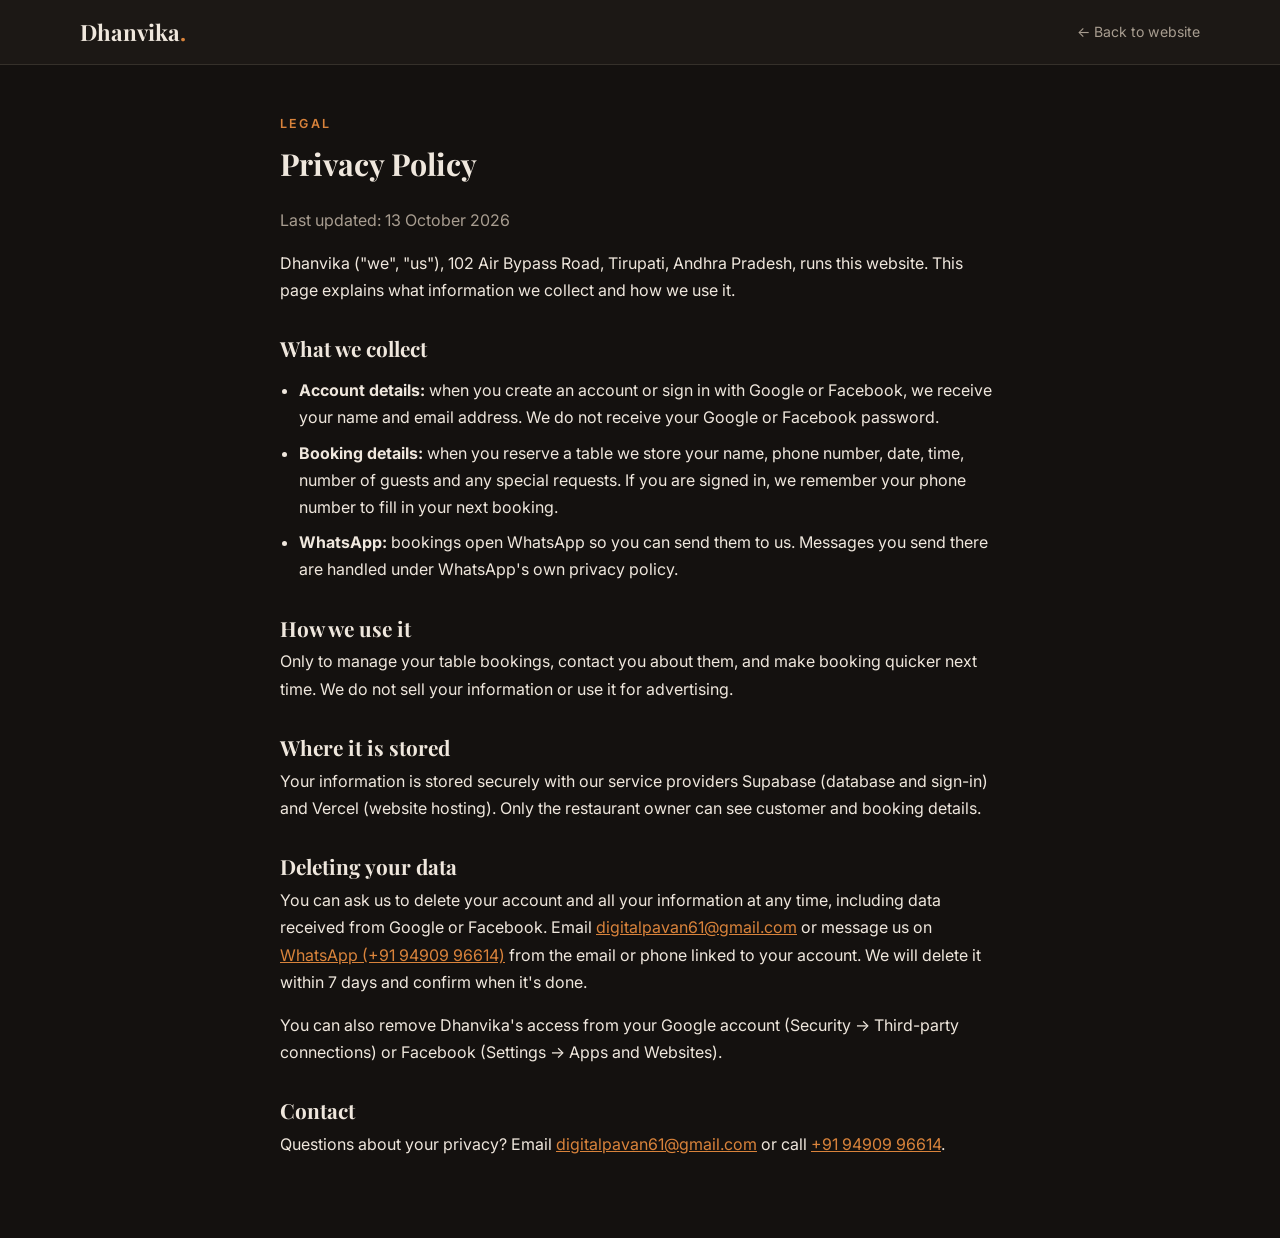
<file: privacy.html>
<!DOCTYPE html>
<html lang="en">
<head>
  <meta charset="UTF-8">
  <meta name="viewport" content="width=device-width, initial-scale=1">
  <title>Privacy Policy | Dhanvika</title>
  <meta name="description" content="How Dhanvika collects, uses and protects your information.">
  <link rel="canonical" href="https://restaurant-supabase-website-kappa.vercel.app/privacy.html">
  <meta name="theme-color" content="#14110f">
  <link rel="icon" href="images/favicon.svg" type="image/svg+xml">
  <link rel="apple-touch-icon" href="images/apple-touch-icon.png">
  <link rel="preconnect" href="https://fonts.googleapis.com">
  <link rel="preconnect" href="https://fonts.gstatic.com" crossorigin>
  <link href="https://fonts.googleapis.com/css2?family=Inter:wght@400;500;600&family=Playfair+Display:ital,wght@0,500;0,700;1,500&display=swap" rel="stylesheet">
  <link rel="stylesheet" href="css/style.css">
  <link rel="stylesheet" href="css/login.css">
</head>
<body class="auth-page">
  <header class="auth-header">
    <div class="container auth-header-inner">
      <a href="index.html" class="logo">Dhanvika<span>.</span></a>
      <a href="index.html" class="muted auth-back">&larr; Back to website</a>
    </div>
  </header>

  <main class="container narrow auth-main legal">
    <p class="eyebrow">Legal</p>
    <h1 class="auth-title">Privacy Policy</h1>
    <p class="muted">Last updated: 13 October 2026</p>

    <p>Dhanvika ("we", "us"), 102 Air Bypass Road, Tirupati, Andhra Pradesh, runs this website. This page explains what information we collect and how we use it.</p>

    <h2>What we collect</h2>
    <ul>
      <li><strong>Account details:</strong> when you create an account or sign in with Google or Facebook, we receive your name and email address. We do not receive your Google or Facebook password.</li>
      <li><strong>Booking details:</strong> when you reserve a table we store your name, phone number, date, time, number of guests and any special requests. If you are signed in, we remember your phone number to fill in your next booking.</li>
      <li><strong>WhatsApp:</strong> bookings open WhatsApp so you can send them to us. Messages you send there are handled under WhatsApp's own privacy policy.</li>
    </ul>

    <h2>How we use it</h2>
    <p>Only to manage your table bookings, contact you about them, and make booking quicker next time. We do not sell your information or use it for advertising.</p>

    <h2>Where it is stored</h2>
    <p>Your information is stored securely with our service providers Supabase (database and sign-in) and Vercel (website hosting). Only the restaurant owner can see customer and booking details.</p>

    <h2 id="data-deletion">Deleting your data</h2>
    <p>You can ask us to delete your account and all your information at any time, including data received from Google or Facebook. Email <a href="mailto:digitalpavan61@gmail.com?subject=Delete%20my%20Dhanvika%20account">digitalpavan61@gmail.com</a> or message us on <a href="https://wa.me/919490996614" target="_blank" rel="noopener">WhatsApp (+91 94909 96614)</a> from the email or phone linked to your account. We will delete it within 7 days and confirm when it's done.</p>
    <p>You can also remove Dhanvika's access from your Google account (Security → Third-party connections) or Facebook (Settings → Apps and Websites).</p>

    <h2>Contact</h2>
    <p>Questions about your privacy? Email <a href="mailto:digitalpavan61@gmail.com">digitalpavan61@gmail.com</a> or call <a href="tel:+919490996614">+91 94909 96614</a>.</p>
  </main>
</body>
</html>
</file>
<file: css/style.css>
:root {
  --bg: #14110f;
  --bg-alt: #1c1815;
  --card: #231e1a;
  --text: #efe7dd;
  --muted: #a89d90;
  --accent: #d9833b;
  --accent-dark: #b9682a;
  --border: #35302a;
  --radius: 10px;
  --font-body: "Inter", system-ui, -apple-system, sans-serif;
  --font-head: "Playfair Display", Georgia, serif;
}

*, *::before, *::after { box-sizing: border-box; }
html { scroll-behavior: smooth; scroll-padding-top: 72px; }
body {
  margin: 0;
  font-family: var(--font-body);
  background: var(--bg);
  color: var(--text);
  line-height: 1.65;
}
img { max-width: 100%; display: block; }
a { color: inherit; }
h1, h2, h3 { font-family: var(--font-head); line-height: 1.2; margin: 0 0 .5em; }
p { margin: 0 0 1em; }

.container { width: min(1120px, 100% - 2rem); margin-inline: auto; }
.narrow { width: min(720px, 100% - 2rem); }
.muted { color: var(--muted); }

/* Buttons */
.btn {
  display: inline-block;
  padding: .85rem 1.75rem;
  background: var(--accent);
  color: #1a120a;
  font: 600 .95rem var(--font-body);
  text-decoration: none;
  border: 2px solid var(--accent);
  border-radius: 999px;
  cursor: pointer;
  transition: background .2s, color .2s, transform .2s;
}
.btn:hover { background: var(--accent-dark); border-color: var(--accent-dark); transform: translateY(-1px); }
.btn:disabled { opacity: .6; cursor: wait; transform: none; }
.btn-outline { background: transparent; color: var(--text); border-color: var(--text); }
.btn-outline:hover { background: var(--text); color: var(--bg); border-color: var(--text); }
.btn-small { padding: .45rem 1.1rem; font-size: .85rem; }

/* Header */
.site-header {
  position: fixed; inset: 0 0 auto 0; z-index: 50;
  background: rgba(20, 17, 15, .88);
  backdrop-filter: blur(8px);
  border-bottom: 1px solid var(--border);
}
.nav { display: flex; align-items: center; justify-content: space-between; height: 64px; }
.logo { font: 700 1.4rem var(--font-head); text-decoration: none; }
.logo span { color: var(--accent); }
.nav-links { display: flex; align-items: center; gap: 1.5rem; }
.nav-links a { text-decoration: none; font-size: .92rem; color: var(--muted); transition: color .2s; }
.nav-links a:hover { color: var(--text); }
.nav-links .btn { color: #1a120a; }
.nav-toggle { display: none; background: none; border: 0; padding: .5rem; cursor: pointer; }
.nav-toggle span { display: block; width: 24px; height: 2px; margin: 5px 0; background: var(--text); transition: transform .2s, opacity .2s; }
.nav-toggle[aria-expanded="true"] span:nth-child(1) { transform: translateY(7px) rotate(45deg); }
.nav-toggle[aria-expanded="true"] span:nth-child(2) { opacity: 0; }
.nav-toggle[aria-expanded="true"] span:nth-child(3) { transform: translateY(-7px) rotate(-45deg); }

/* Hero */
.hero {
  position: relative;
  min-height: 100svh;
  display: flex; align-items: center;
  padding: 100px 0 60px;
  overflow: hidden;
  isolation: isolate;
}
.hero-bg {
  position: absolute; inset: -4%; z-index: -2;
  background: url("../images/hero.jpg") center / cover no-repeat;
  animation: kenburns 24s ease-in-out infinite alternate;
  will-change: transform;
}
.hero-overlay { position: absolute; inset: 0; z-index: -1; background: linear-gradient(180deg, rgba(20,17,15,.65), rgba(20,17,15,.85)); }
.hero-content { position: relative; display: grid; gap: 1rem; justify-items: start; }
.eyebrow { text-transform: uppercase; letter-spacing: .18em; font-size: .78rem; font-weight: 600; color: var(--accent); margin-bottom: .75rem; }
.hero h1 { font-size: clamp(3rem, 9vw, 6rem); margin: 0; }
.tagline { font-size: clamp(1.1rem, 2.5vw, 1.5rem); color: var(--text); max-width: 32ch; margin: 0; }
.subtagline { margin: 0; color: var(--muted); font-size: 1rem; }
.hero-actions { display: flex; flex-wrap: wrap; gap: .75rem; margin-top: .5rem; }
.hours-card {
  margin-top: 1.5rem;
  padding: 1.25rem 1.5rem;
  background: rgba(20,17,15,.7);
  border: 1px solid var(--border);
  border-radius: var(--radius);
  backdrop-filter: blur(6px);
  min-width: min(100%, 320px);
}
.hours-card h2 { font-size: 1.1rem; color: var(--accent); margin-bottom: .6rem; }
.hours-list { list-style: none; margin: 0; padding: 0; }
.hours-list li { display: flex; justify-content: space-between; gap: 2rem; padding: .25rem 0; font-size: .92rem; }

/* Sections */
.section { padding: 5.5rem 0; }
.section-dark { background: var(--bg-alt); }
.section-head { text-align: center; margin-bottom: 2.5rem; }
.section-title { font-size: clamp(1.9rem, 4vw, 2.75rem); }

/* About */
.about-grid { display: grid; grid-template-columns: 1fr 1fr; gap: 3.5rem; align-items: center; }
.about-image img { width: 100%; aspect-ratio: 4 / 5; object-fit: cover; border-radius: var(--radius); }
.chef { display: flex; gap: 1rem; align-items: flex-start; margin: 1.75rem 0; padding: 1.25rem; background: var(--card); border: 1px solid var(--border); border-radius: var(--radius); }
.chef img { width: 84px; height: 84px; border-radius: 50%; object-fit: cover; flex-shrink: 0; }
.chef h3 { font-size: 1.15rem; margin-bottom: .25rem; }
.chef p { margin: 0; font-size: .92rem; }
.highlights { list-style: none; padding: 0; margin: 0; display: grid; grid-template-columns: repeat(3, 1fr); gap: 1rem; }
.highlights li { font-size: .85rem; color: var(--muted); }
.highlights strong { display: block; font: 700 1.4rem var(--font-head); color: var(--accent); }

/* Menu */
.filters[hidden] { display: none; }
.filters { display: flex; flex-wrap: wrap; justify-content: center; gap: .5rem; margin-bottom: 2.25rem; }
.filter-btn {
  padding: .5rem 1.2rem; font: 500 .88rem var(--font-body);
  color: var(--muted); background: transparent;
  border: 1px solid var(--border); border-radius: 999px; cursor: pointer;
  transition: all .2s;
}
.filter-btn:hover { color: var(--text); border-color: var(--muted); }
.filter-btn.active { background: var(--accent); border-color: var(--accent); color: #1a120a; }
.diet-filters { margin-bottom: 1rem; }
.diet-filters .filter-btn { display: inline-flex; align-items: center; gap: .45rem; }
.diet-mark { flex: none; display: inline-grid; place-items: center; width: 14px; height: 14px; border: 1.5px solid currentColor; border-radius: 2px; }
.diet-mark::after { content: ""; width: 6px; height: 6px; border-radius: 50%; background: currentColor; }
.diet-mark.veg { color: #3fa34d; }
.diet-mark.nonveg { color: #d6453d; }
.menu-card-top h3 { display: flex; align-items: center; gap: .5rem; }
.menu-status { text-align: center; color: var(--muted); }
.menu-status:empty, .menu-status[hidden] { display: none; }
.menu-status.error { color: #f0907f; }
.menu-grid { display: grid; grid-template-columns: repeat(auto-fill, minmax(300px, 1fr)); gap: 1.5rem; }
.menu-card { display: flex; flex-direction: column; background: var(--card); border: 1px solid var(--border); border-radius: var(--radius); overflow: hidden; transition: transform .2s, border-color .2s; }
.menu-card:hover { transform: translateY(-3px); border-color: var(--accent); }
.menu-card img { width: 100%; aspect-ratio: 16 / 10; object-fit: cover; background: var(--border); }
.menu-card-placeholder { display: grid; place-items: center; aspect-ratio: 16 / 10; font: 700 3.5rem var(--font-head); color: var(--accent); background: radial-gradient(circle at 30% 20%, #3a2a1c, var(--bg-alt) 70%); }
.menu-card-body { padding: 1.1rem 1.25rem 1.35rem; display: flex; flex-direction: column; flex: 1; }
.menu-card-top { display: flex; justify-content: space-between; align-items: baseline; gap: 1rem; }
.menu-card h3 { font-size: 1.15rem; margin: 0; }
.price { font-weight: 600; color: var(--accent); white-space: nowrap; }
.menu-card p { margin: .5rem 0 0; font-size: .9rem; color: var(--muted); }
.badge { display: inline-block; align-self: flex-start; margin-bottom: .6rem; padding: .1rem .6rem; font-size: .7rem; font-weight: 600; letter-spacing: .05em; text-transform: uppercase; color: var(--accent); border: 1px solid var(--accent); border-radius: 999px; }
.menu-note { text-align: center; margin-top: 2rem; font-size: .85rem; color: var(--muted); }

/* Gallery */
.gallery-grid { display: grid; grid-template-columns: repeat(4, 1fr); grid-auto-rows: 220px; grid-auto-flow: dense; gap: .75rem; }
.gallery-item { padding: 0; border: 0; background: var(--card); border-radius: var(--radius); overflow: hidden; cursor: zoom-in; }
.gallery-item.tall { grid-row: span 2; }
.gallery-item img { width: 100%; height: 100%; object-fit: cover; transition: transform .4s; }
.gallery-item:hover img { transform: scale(1.06); }
.lightbox { position: fixed; inset: 0; z-index: 100; display: flex; align-items: center; justify-content: center; padding: 2rem; background: rgba(0,0,0,.9); }
.lightbox[hidden] { display: none; }
.lightbox img { max-height: 90vh; max-width: 100%; border-radius: var(--radius); }
.lightbox-close { position: absolute; top: .75rem; right: 1.25rem; font-size: 2.5rem; line-height: 1; color: #fff; background: none; border: 0; cursor: pointer; }

/* Form */
.form { display: grid; gap: 1.1rem; }
.form label { display: grid; gap: .35rem; font-size: .88rem; font-weight: 500; }
.form input, .form select, .form textarea {
  width: 100%; padding: .75rem .9rem;
  font: 400 1rem var(--font-body); color: var(--text);
  background: var(--bg); border: 1px solid var(--border); border-radius: 8px;
}
.form input:focus, .form select:focus, .form textarea:focus { outline: 2px solid var(--accent); outline-offset: 1px; border-color: transparent; }
.form input[aria-invalid="true"], .form select[aria-invalid="true"] { border-color: #f0907f; }
.form-row { display: grid; grid-template-columns: 1fr 1fr; gap: 1.1rem; }
.form-row.three { grid-template-columns: repeat(3, 1fr); }
.form .btn { justify-self: start; }
.hp { position: absolute; left: -9999px; width: 1px; height: 1px; opacity: 0; }
.form-message { margin: 0; font-size: .92rem; min-height: 1.5em; }
.form-message.success { color: #8fd19e; }
.form-message.error { color: #f0907f; }

/* Contact */
.contact-grid { display: grid; grid-template-columns: 1fr 1.2fr; gap: 3rem; align-items: stretch; }
.contact-list { list-style: none; padding: 0; margin: 1.5rem 0 0; display: grid; gap: 1.25rem; }
.contact-list li { display: grid; gap: .15rem; }
.contact-list strong { font-size: .75rem; letter-spacing: .15em; text-transform: uppercase; color: var(--accent); }
.contact-list a { text-decoration: none; }
.contact-list a:hover { color: var(--accent); }
.map { min-height: 360px; border-radius: var(--radius); overflow: hidden; border: 1px solid var(--border); }
.map iframe { width: 100%; height: 100%; min-height: 360px; border: 0; filter: grayscale(.4) invert(.9) hue-rotate(180deg) contrast(.9); }

/* Footer */
.site-footer { padding: 1.75rem 0; border-top: 1px solid var(--border); font-size: .85rem; color: var(--muted); }
.footer-inner { display: flex; justify-content: space-between; gap: 1rem; flex-wrap: wrap; }
.footer-inner p { margin: 0; }
.footer-inner a { text-decoration: none; }

/* Responsive */
@media (max-width: 900px) {
  .about-grid, .contact-grid { grid-template-columns: 1fr; gap: 2rem; }
  .gallery-grid { grid-template-columns: repeat(2, 1fr); }
}
@media (max-width: 760px) {
  .nav-toggle { display: block; }
  .nav-links {
    position: absolute; top: 64px; left: 0; right: 0;
    flex-direction: column; align-items: stretch; gap: 0;
    background: var(--bg); border-bottom: 1px solid var(--border);
    max-height: 0; overflow: hidden; visibility: hidden;
    transition: max-height .3s, visibility .3s;
  }
  .nav-links.open { max-height: 420px; visibility: visible; }
  .nav-links a { padding: .9rem 1.5rem; }
  .nav-links .btn { margin: .5rem 1.5rem 1rem; text-align: center; }
  .section { padding: 4rem 0; }
}
@media (max-width: 560px) {
  .form-row, .form-row.three { grid-template-columns: 1fr; }
  .gallery-grid { grid-auto-rows: 170px; }
  .highlights { grid-template-columns: 1fr; }
}
@media (prefers-reduced-motion: reduce) {
  html { scroll-behavior: auto; }
  * { transition: none !important; }
}

/* =========================================================
   Motion
   ========================================================= */
@keyframes kenburns   { from { transform: scale(1) translate3d(0,0,0); } to { transform: scale(1.12) translate3d(-1.5%, -1%, 0); } }
@keyframes fadeUp     { from { opacity: 0; transform: translateY(32px); } to { opacity: 1; transform: none; } }
@keyframes fadeLeft   { from { opacity: 0; transform: translateX(-48px); } to { opacity: 1; transform: none; } }
@keyframes fadeRight  { from { opacity: 0; transform: translateX(48px); } to { opacity: 1; transform: none; } }
@keyframes zoomIn     { from { opacity: 0; transform: scale(.86); } to { opacity: 1; transform: none; } }
@keyframes dropIn     { from { opacity: 0; transform: translateY(-100%); } to { opacity: 1; transform: none; } }
@keyframes revealText { from { opacity: 0; transform: translateY(60px); letter-spacing: .25em; filter: blur(8px); } to { opacity: 1; transform: none; letter-spacing: normal; filter: none; } }
@keyframes pulseRing  { 0% { box-shadow: 0 0 0 0 rgba(217,131,59,.55); } 70%,100% { box-shadow: 0 0 0 14px rgba(217,131,59,0); } }
@keyframes floatY     { 0%,100% { transform: translateY(0); } 50% { transform: translateY(-7px); } }
@keyframes rise       { 0% { transform: translate3d(0,0,0) scale(1); opacity: 0; } 15% { opacity: .9; } 100% { transform: translate3d(var(--dx), -105vh, 0) scale(.3); opacity: 0; } }
@keyframes shimmer    { from { background-position: 200% 0; } to { background-position: -200% 0; } }
@keyframes pop        { 0% { transform: scale(.9); opacity: 0; } 60% { transform: scale(1.04); } 100% { transform: scale(1); opacity: 1; } }
@keyframes drawLine   { from { transform: scaleX(0); } to { transform: scaleX(1); } }
@keyframes bounceArrow{ 0%,100% { transform: translateY(0); } 50% { transform: translateY(6px); } }

/* Scroll progress bar + header */
.scroll-progress { position: fixed; top: 0; left: 0; z-index: 60; height: 3px; width: 100%; background: linear-gradient(90deg, var(--accent), #f3b36b); transform: scaleX(0); transform-origin: 0 50%; }
.site-header { animation: dropIn .8s cubic-bezier(.2,.8,.2,1) both; transition: background .3s, box-shadow .3s; }
.site-header.scrolled { background: rgba(20,17,15,.96); box-shadow: 0 6px 24px rgba(0,0,0,.4); }
.logo { transition: letter-spacing .3s; }
.logo:hover { letter-spacing: .04em; }
.logo span { display: inline-block; animation: pulseDot 2.4s ease-in-out infinite; }
@keyframes pulseDot { 0%,100% { transform: scale(1); } 50% { transform: scale(1.5); } }

/* Nav link underline */
.nav-links a:not(.btn) { position: relative; }
.nav-links a:not(.btn)::after { content: ""; position: absolute; left: 0; right: 0; bottom: -4px; height: 2px; background: var(--accent); transform: scaleX(0); transform-origin: 0 50%; transition: transform .3s; }
.nav-links a:not(.btn):hover::after, .nav-links a.active::after { transform: scaleX(1); }
.nav-links a.active { color: var(--text); }

/* Hero entrance (plays on load) */
.hero-content > * { animation: fadeUp .9s cubic-bezier(.2,.8,.2,1) both; }
.hero-content > .eyebrow    { animation-delay: .3s; }
.hero-content > h1          { animation-name: revealText; animation-duration: 1.4s; animation-delay: .5s; }
.hero-content > .tagline    { animation-delay: 1.0s; }
.hero-content > .subtagline { animation-delay: 1.2s; }
.hero-content > .hero-actions { animation-delay: 1.4s; }
.hero-content > .hours-card { animation-delay: 1.6s; }
.hero h1 { background: linear-gradient(100deg, var(--text) 30%, #f3b36b 50%, var(--text) 70%); background-size: 200% 100%; -webkit-background-clip: text; background-clip: text; -webkit-text-fill-color: transparent; }
.hero h1 { animation: revealText 1.4s .5s cubic-bezier(.2,.8,.2,1) both, shimmer 7s 2s linear infinite; }
.hero .btn:first-child { animation: pulseRing 2.4s 2.2s infinite; }

/* Rising embers in the hero */
.embers { position: absolute; inset: 0; z-index: -1; overflow: hidden; pointer-events: none; }
.embers i { position: absolute; bottom: -12px; left: var(--x); width: var(--s); height: var(--s); border-radius: 50%; background: radial-gradient(circle, #ffd29a, var(--accent) 60%, transparent 70%); animation: rise var(--t) var(--d) linear infinite; opacity: 0; }

/* Button shine + press */
.btn { position: relative; overflow: hidden; }
.btn::after { content: ""; position: absolute; top: 0; left: -75%; width: 50%; height: 100%; background: linear-gradient(120deg, transparent, rgba(255,255,255,.45), transparent); transform: skewX(-20deg); transition: left .6s; }
.btn:hover::after { left: 130%; }
.btn:active { transform: scale(.96); }

/* Scroll reveal: hidden until the observer adds .in */
.js .reveal:not(.in) { opacity: 0; }
.reveal.in { animation: fadeUp .8s cubic-bezier(.2,.8,.2,1) var(--d, 0s) backwards; }
.reveal[data-r="left"].in  { animation-name: fadeLeft; }
.reveal[data-r="right"].in { animation-name: fadeRight; }
.reveal[data-r="zoom"].in  { animation-name: zoomIn; }

/* Section titles get an accent line that draws in */
.section-title { position: relative; padding-bottom: .5rem; }
.section-title::after { content: ""; display: block; width: 64px; height: 3px; margin-top: .6rem; background: var(--accent); border-radius: 2px; transform: scaleX(0); transform-origin: 0 50%; }
.section-head .section-title::after { margin-inline: auto; transform-origin: 50% 50%; }
.section-title.in::after { animation: drawLine .8s .35s cubic-bezier(.2,.8,.2,1) forwards; }

/* Hover motion on cards, images and details */
.about-image { overflow: hidden; border-radius: var(--radius); }
.about-image img { transition: transform .8s; }
.about-image:hover img { transform: scale(1.05); }
.chef img { animation: pulseRing 3s infinite; }
.chef { transition: transform .3s, border-color .3s; }
.chef:hover { transform: translateX(6px); border-color: var(--accent); }
.highlights li { transition: transform .3s; }
.highlights li:hover { transform: translateY(-4px); }
.hours-card { transition: transform .3s, border-color .3s; }
.hours-card:hover { transform: translateY(-4px); border-color: var(--accent); }
.hours-list li { transition: color .2s, padding-left .2s; }
.hours-list li:hover { color: var(--accent); padding-left: .4rem; }
.menu-card img { transition: transform .6s; }
.menu-card { overflow: hidden; }
.menu-card:hover img { transform: scale(1.08); }
.menu-card .badge { animation: floatY 2.8s ease-in-out infinite; }
.filter-btn { transition: all .25s, transform .2s; }
.filter-btn:hover { transform: translateY(-2px); }
.gallery-item { transition: transform .3s, box-shadow .3s; }
.gallery-item:hover { transform: translateY(-4px); box-shadow: 0 14px 30px rgba(0,0,0,.45); z-index: 1; }
.contact-list li { transition: transform .25s; }
.contact-list li:hover { transform: translateX(6px); }
.form input, .form select, .form textarea { transition: border-color .25s, box-shadow .25s, transform .25s; }
.form input:focus, .form select:focus, .form textarea:focus { transform: translateY(-2px); box-shadow: 0 8px 20px rgba(217,131,59,.15); }
.form-message.success, .form-message.error { animation: pop .5s both; }
.menu-status { animation: floatY 1.6s ease-in-out infinite; }
.menu-status.error { animation: none; }
.footer-inner a { display: inline-block; transition: transform .25s, color .25s; }
.footer-inner a:hover { transform: translateY(-3px); color: var(--accent); }
.lightbox:not([hidden]) { animation: fadeIn .3s both; }
.lightbox:not([hidden]) img { animation: zoomIn .4s cubic-bezier(.2,.8,.2,1) both; }
@keyframes fadeIn { from { opacity: 0; } to { opacity: 1; } }

/* Respect the user's motion settings */
@media (prefers-reduced-motion: reduce) {
  *, *::before, *::after { animation: none !important; transition: none !important; }
  .js .reveal:not(.in) { opacity: 1; }
  .scroll-progress { display: none; }
  .section-title::after { transform: none; }
}

/* Google / Facebook sign-in buttons (login.html, admin.html) */
.social-buttons { display: grid; gap: .7rem; }
.social-btn {
  display: flex; align-items: center; justify-content: center; gap: .7rem;
  width: 100%; padding: .75rem 1rem;
  font: 500 .95rem var(--font-body); color: var(--text);
  background: var(--bg); border: 1px solid var(--border); border-radius: 8px;
  cursor: pointer; transition: border-color .2s, transform .2s;
}
.social-btn svg { width: 20px; height: 20px; flex: none; }
.social-btn:hover { border-color: var(--accent); transform: translateY(-1px); }
.social-btn:focus-visible { outline: 2px solid var(--accent); outline-offset: 2px; }
.social-btn:disabled { opacity: .6; cursor: wait; transform: none; }

.auth-divider { display: flex; align-items: center; gap: .8rem; margin: 1.5rem 0; color: var(--muted); font-size: .82rem; }
.auth-divider::before, .auth-divider::after { content: ""; flex: 1; height: 1px; background: var(--border); }

/* Customer account: booking-section hint, footer links, welcome note */
.booking-account { margin: 0 0 1.5rem; padding: .8rem 1rem; font-size: .9rem; color: var(--muted); background: var(--card); border: 1px solid var(--border); border-left: 3px solid var(--accent); border-radius: 8px; }
.booking-account a, .text-link { color: var(--accent); }
.text-link { padding: 0; font: inherit; background: none; border: 0; cursor: pointer; text-decoration: underline; }
.footer-links { display: flex; flex-wrap: wrap; gap: 1.25rem; }
.footer-links [hidden] { display: none; }
.toast { position: fixed; left: 16px; right: 16px; bottom: 1.5rem; z-index: 90; margin: 0 auto; width: fit-content; padding: .85rem 1.25rem; font-size: .92rem; color: var(--text); background: var(--card); border: 1px solid var(--accent); border-radius: 10px; box-shadow: 0 12px 30px rgba(0,0,0,.4); animation: pop .5s both; }
.toast[hidden] { display: none; }
</file>
<file: css/login.css>
/* Customer login page (login.html). Builds on style.css. */
.auth-page [hidden] { display: none !important; }
.auth-header { border-bottom: 1px solid var(--border); background: var(--bg-alt); }
.auth-header-inner { display: flex; align-items: center; justify-content: space-between; gap: 1rem; height: 64px; }
.auth-back { font-size: .88rem; text-decoration: none; }
.auth-back:hover { color: var(--text); }
.auth-main { padding: 3rem 0 4rem; }

.auth-card {
  max-width: 440px; margin: 0 auto; padding: 2rem 1.75rem;
  background: var(--card); border: 1px solid var(--border); border-radius: var(--radius);
}
.auth-title { font-size: 1.9rem; margin: 0 0 1.5rem; }
.auth-perks { list-style: none; margin: -.75rem 0 1.5rem; padding: 0; display: grid; gap: .4rem; font-size: .88rem; color: var(--muted); }
.auth-perks li { position: relative; padding-left: 1.4rem; }
.auth-perks li::before { content: "✓"; position: absolute; left: 0; color: var(--accent); font-weight: 600; }
.auth-guest { margin: 1rem 0 0; padding-top: 1rem; border-top: 1px solid var(--border); font-size: .88rem; color: var(--muted); text-align: center; }
.auth-guest a, .auth-help a { color: var(--accent); }
.auth-help { font-size: .88rem; margin: 0 0 1rem; }
.auth-card .form .btn { justify-self: stretch; }

.text-btn {
  padding: 0; font: 500 .88rem var(--font-body); color: var(--accent);
  background: none; border: 0; cursor: pointer; justify-self: start;
}
.text-btn:hover { text-decoration: underline; }
#forgot-link { justify-self: end; margin-top: -.6rem; }

.auth-switch { margin: 1.25rem 0 0; font-size: .9rem; color: var(--muted); text-align: center; }
.auth-switch .text-btn { margin-left: .25rem; }

.account-actions { display: flex; flex-wrap: wrap; gap: .7rem; margin: 1.5rem 0 1.25rem; }
#account-email { color: var(--text); word-break: break-all; }

@media (max-width: 560px) {
  .auth-main { padding-top: 1.75rem; }
  .auth-card { padding: 1.5rem 1.1rem; }
  .auth-back { display: none; }
}

/* Privacy policy (privacy.html) */
.legal { max-width: 720px; line-height: 1.7; }
.legal h2 { font-size: 1.3rem; margin: 2rem 0 .5rem; }
.legal ul { padding-left: 1.2rem; }
.legal li { margin-bottom: .5rem; }
.legal a { color: var(--accent); }
.auth-legal { margin: .75rem 0 0; font-size: .78rem; color: var(--muted); text-align: center; }
.auth-legal a { color: var(--muted); }
</file>
